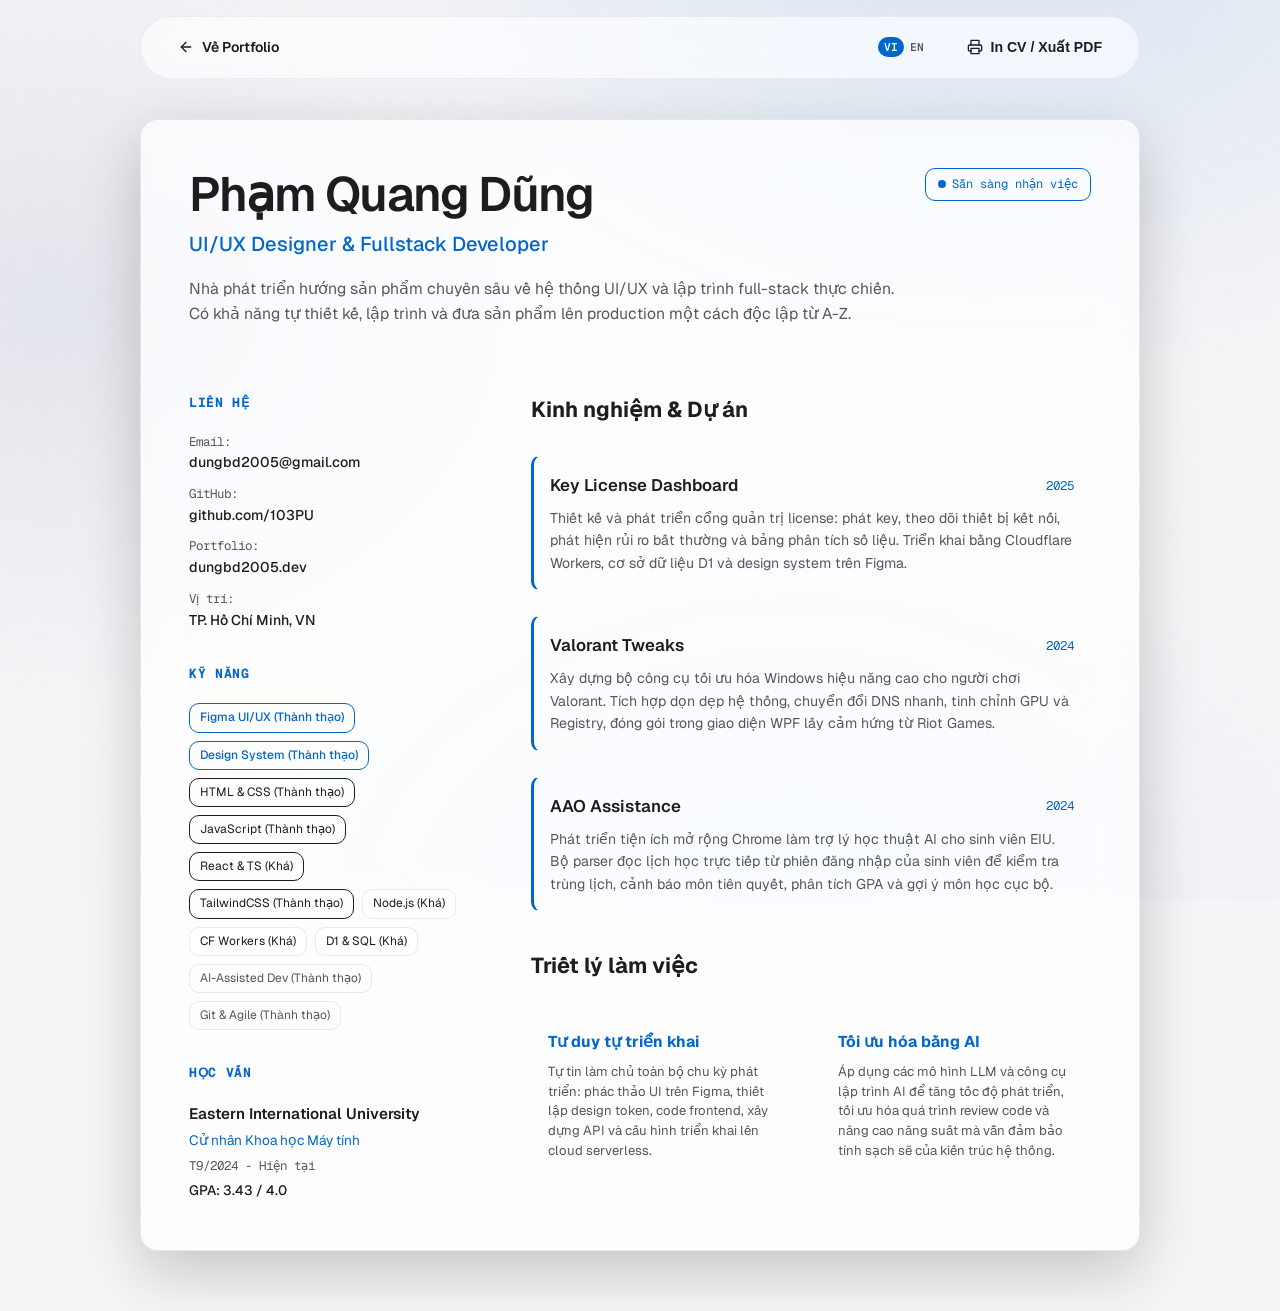
<file: cv.html>
<!DOCTYPE html>
<html lang="vi">
<head>
  <meta charset="UTF-8">
  <meta name="viewport" content="width=device-width, initial-scale=1.0">
  <title>CV | Phạm Quang Dũng</title>
  <meta name="description" content="CV of Phạm Quang Dũng (103_PU) - UI/UX Designer & Fullstack Developer.">
  <link rel="icon" href="assets/favicon.svg" type="image/svg+xml">
  <link rel="preconnect" href="https://fonts.googleapis.com">
  <link rel="preconnect" href="https://fonts.gstatic.com" crossorigin>
  <link rel="stylesheet"
        href="https://fonts.googleapis.com/css2?family=Geist:wght@300;400;500;600;700&amp;family=Geist+Mono:wght@400;500&amp;display=swap">
  <link rel="stylesheet" href="css/cv.css">
</head>
<body>
  <!-- Floating Actions bar (Language toggle + Print CV button) -->
  <div class="cv-actions-bar no-print">
    <div class="container actions-container">
      <a class="btn-back" href="./index.html" aria-label="Về Portfolio">
        <svg viewBox="0 0 24 24" fill="none" stroke="currentColor" stroke-width="2" stroke-linecap="round" stroke-linejoin="round" style="width:16px;height:16px;"><line x1="19" y1="12" x2="5" y2="12"></line><polyline points="12 19 5 12 12 5"></polyline></svg>
        <span data-en="Back to Portfolio" data-vi="Về Portfolio">Về Portfolio</span>
      </a>
      <div class="actions-right">
        <div class="lang-toggle">
          <button class="lang-btn active" data-lang="vi">VI</button>
          <button class="lang-btn" data-lang="en">EN</button>
        </div>
        <button class="btn-print" onclick="window.print()">
          <svg viewBox="0 0 24 24" fill="none" stroke="currentColor" stroke-width="2" stroke-linecap="round" stroke-linejoin="round" style="width:16px;height:16px;"><polyline points="6 9 6 2 18 2 18 9"></polyline><path d="M6 18H4a2 2 0 0 1-2-2v-5a2 2 0 0 1 2-2h16a2 2 0 0 1 2 2v5a2 2 0 0 1-2 2h-2"></path><rect x="6" y="14" width="12" height="8"></rect></svg>
          <span data-en="Print CV" data-vi="In CV / Xuất PDF">In CV / Xuất PDF</span>
        </button>
      </div>
    </div>
  </div>

  <!-- Main CV Container -->
  <main class="cv-wrapper container">
    <div class="glass-panel cv-card">
      <!-- Top Hero Section -->
      <header class="cv-header">
        <div class="header-main">
          <h1 class="gradient-title">Phạm Quang Dũng</h1>
          <h2 data-en="UI/UX Designer & Fullstack Developer" data-vi="UI/UX Designer & Fullstack Developer">UI/UX Designer & Fullstack Developer</h2>
          <p class="summary-text" data-en="A product-focused builder specializing in UI/UX systems and robust full-stack delivery. Proficient in engineering clean web solutions, optimizing workflows, and deploying complete features from conception to staging." data-vi="Nhà phát triển hướng sản phẩm chuyên sâu về hệ thống UI/UX và lập trình full-stack thực chiến. Có khả năng tự thiết kế, lập trình và đưa sản phẩm lên production một cách độc lập từ A-Z.">Nhà phát triển hướng sản phẩm chuyên sâu về hệ thống UI/UX và lập trình full-stack thực chiến. Có khả năng tự thiết kế, lập trình và đưa sản phẩm lên production một cách độc lập từ A-Z.</p>
        </div>
        <div class="header-status">
          <span class="badge-glass availability-badge">
            <span class="availability-dot"></span>
            <span data-en="Available for Work" data-vi="Sẵn sàng nhận việc">Sẵn sàng nhận việc</span>
          </span>
        </div>
      </header>

      <!-- Content Grid -->
      <div class="cv-grid">
        <!-- Sidebar Column -->
        <aside class="cv-sidebar">
          <!-- Contact Info -->
          <section class="sidebar-section">
            <h3 class="section-title-small" data-en="Contact" data-vi="Liên hệ">Liên hệ</h3>
            <ul class="contact-list">
              <li>
                <span class="label">Email:</span>
                <a href="mailto:dungbd2005@gmail.com" class="val">dungbd2005@gmail.com</a>
              </li>
              <li>
                <span class="label">GitHub:</span>
                <a href="https://github.com/103PU" target="_blank" class="val">github.com/103PU</a>
              </li>
              <li>
                <span class="label" data-en="Portfolio:" data-vi="Portfolio:">Portfolio:</span>
                <a href="./index.html" class="val">dungbd2005.dev</a>
              </li>
              <li>
                <span class="label" data-en="Location:" data-vi="Vị trí:">Vị trí:</span>
                <span class="val" data-en="Ho Chi Minh City, VN" data-vi="TP. Hồ Chí Minh, VN">TP. Hồ Chí Minh, VN</span>
              </li>
            </ul>
          </section>

          <!-- Skills tags with colored proficiency -->
          <section class="sidebar-section">
            <h3 class="section-title-small" data-en="Skills" data-vi="Kỹ năng">Kỹ năng</h3>
            <div class="skills-tags-group">
              <span class="tag-glass category-design" data-en="Figma UI/UX (Expert)" data-vi="Figma UI/UX (Thành thạo)">Figma UI/UX (Thành thạo)</span>
              <span class="tag-glass category-design" data-en="Design Systems (Expert)" data-vi="Design System (Thành thạo)">Design System (Thành thạo)</span>
              <span class="tag-glass category-frontend" data-en="HTML & CSS (Expert)" data-vi="HTML & CSS (Thành thạo)">HTML & CSS (Thành thạo)</span>
              <span class="tag-glass category-frontend" data-en="JavaScript (Expert)" data-vi="JavaScript (Thành thạo)">JavaScript (Thành thạo)</span>
              <span class="tag-glass category-frontend" data-en="React & TS (Proficient)" data-vi="React & TS (Khá)">React & TS (Khá)</span>
              <span class="tag-glass category-frontend" data-en="TailwindCSS (Expert)" data-vi="TailwindCSS (Thành thạo)">TailwindCSS (Thành thạo)</span>
              <span class="tag-glass category-backend" data-en="Node.js (Proficient)" data-vi="Node.js (Khá)">Node.js (Khá)</span>
              <span class="tag-glass category-backend" data-en="CF Workers (Proficient)" data-vi="CF Workers (Khá)">CF Workers (Khá)</span>
              <span class="tag-glass category-backend" data-en="D1 & SQL (Proficient)" data-vi="D1 & SQL (Khá)">D1 & SQL (Khá)</span>
              <span class="tag-glass category-ai" data-en="AI-Assisted Dev (Expert)" data-vi="AI-Assisted Dev (Thành thạo)">AI-Assisted Dev (Thành thạo)</span>
              <span class="tag-glass category-ai" data-en="Git & Agile (Expert)" data-vi="Git & Agile (Thành thạo)">Git & Agile (Thành thạo)</span>
            </div>
          </section>

          <!-- Education -->
          <section class="sidebar-section">
            <h3 class="section-title-small" data-en="Education" data-vi="Học vấn">Học vấn</h3>
            <div class="edu-item">
              <h4 class="edu-title">Eastern International University</h4>
              <p class="edu-degree" data-en="B.S. in Computer Science" data-vi="Cử nhân Khoa học Máy tính">Cử nhân Khoa học Máy tính</p>
              <p class="edu-date" data-en="Sep 2024 - Present" data-vi="T9/2024 - Hiện tại">T9/2024 - Hiện tại</p>
              <p class="edu-gpa">GPA: 3.43 / 4.0</p>
            </div>
          </section>
        </aside>

        <!-- Main Work Experience & Projects Column -->
        <div class="cv-main">
          <!-- Experience Statement -->
          <section class="cv-section">
            <h3 class="section-title-medium" data-en="Projects & Experience" data-vi="Kinh nghiệm & Dự án">Kinh nghiệm & Dự án</h3>
            
            <div class="cv-projects-list">
              <!-- Project 1 -->
              <article class="cv-project-card">
                <div class="project-header">
                  <h4 class="project-title">Key License Dashboard</h4>
                  <span class="project-time" data-en="2025" data-vi="2025">2025</span>
                </div>
                <p class="project-desc" data-en="Designed and engineered a full admin portal managing product licenses, featuring key issuance, connected device tracking, anomaly-based risk detection, and analytics dashboards. Implemented with Cloudflare Workers, D1 Database, and Figma design tokens." data-vi="Thiết kế và phát triển cổng quản trị license: phát key, theo dõi thiết bị kết nối, phát hiện rủi ro bất thường và bảng phân tích số liệu. Triển khai bằng Cloudflare Workers, cơ sở dữ liệu D1 và design system trên Figma.">Thiết kế và phát triển cổng quản trị license: phát key, theo dõi thiết bị kết nối, phát hiện rủi ro bất thường và bảng phân tích số liệu. Triển khai bằng Cloudflare Workers, cơ sở dữ liệu D1 và design system trên Figma.</p>
              </article>

              <!-- Project 2 -->
              <article class="cv-project-card">
                <div class="project-header">
                  <h4 class="project-title">Valorant Tweaks</h4>
                  <span class="project-time" data-en="2024" data-vi="2024">2024</span>
                </div>
                <p class="project-desc" data-en="Created a high-performance Windows optimization toolkit for Valorant players. Integrated system optimizers, secure DNS swappers, GPU tweak configurations, and custom Windows Registry modifiers behind a polished, Riot Games-inspired WPF layout." data-vi="Xây dựng bộ công cụ tối ưu hóa Windows hiệu năng cao cho người chơi Valorant. Tích hợp dọn dẹp hệ thống, chuyển đổi DNS nhanh, tinh chỉnh GPU và Registry, đóng gói trong giao diện WPF lấy cảm hứng từ Riot Games.">Xây dựng bộ công cụ tối ưu hóa Windows hiệu năng cao cho người chơi Valorant. Tích hợp dọn dẹp hệ thống, chuyển đổi DNS nhanh, tinh chỉnh GPU và Registry, đóng gói trong giao diện WPF lấy cảm hứng từ Riot Games.</p>
              </article>

              <!-- Project 3 -->
              <article class="cv-project-card">
                <div class="project-header">
                  <h4 class="project-title">AAO Assistance</h4>
                  <span class="project-time" data-en="2024" data-vi="2024">2024</span>
                </div>
                <p class="project-desc" data-en="Developed an AI-integrated Chrome Extension academic assistant for EIU students. Parser reads schedules directly from student portal sessions to run conflict checkers, prerequisite alerts, GPA projections, and course evaluation models locally." data-vi="Phát triển tiện ích mở rộng Chrome làm trợ lý học thuật AI cho sinh viên EIU. Bộ parser đọc lịch học trực tiếp từ phiên đăng nhập của sinh viên để kiểm tra trùng lịch, cảnh báo môn tiên quyết, phân tích GPA và gợi ý môn học cục bộ.">Phát triển tiện ích mở rộng Chrome làm trợ lý học thuật AI cho sinh viên EIU. Bộ parser đọc lịch học trực tiếp từ phiên đăng nhập của sinh viên để kiểm tra trùng lịch, cảnh báo môn tiên quyết, phân tích GPA và gợi ý môn học cục bộ.</p>
              </article>
            </div>
          </section>

          <!-- Core Strengths -->
          <section class="cv-section">
            <h3 class="section-title-medium" data-en="Core Philosophies" data-vi="Triết lý làm việc">Triết lý làm việc</h3>
            <div class="philosophies-grid">
              <div class="philo-item">
                <h4 data-en="Solo Delivery Mindset" data-vi="Tư duy tự triển khai">Tư duy tự triển khai</h4>
                <p data-en="Comfortable owning the entire lifecycle: wireframing interfaces in Figma, styling tokens, coding React/vanilla frontends, constructing APIs, and configuring serverless cloud deploys." data-vi="Tự tin làm chủ toàn bộ chu kỳ phát triển: phác thảo UI trên Figma, thiết lập design token, code frontend, xây dựng API và cấu hình triển khai lên cloud serverless.">Tự tin làm chủ toàn bộ chu kỳ phát triển: phác thảo UI trên Figma, thiết lập design token, code frontend, xây dựng API và cấu hình triển khai lên cloud serverless.</p>
              </div>
              <div class="philo-item">
                <h4 data-en="AI-Assisted Efficiency" data-vi="Tối ưu hóa bằng AI">Tối ưu hóa bằng AI</h4>
                <p data-en="Utilize advanced LLM pair-programming tools and developer agents to accelerate coding operations, optimize review cycles, and scale productivity without compromising architectural clean code." data-vi="Áp dụng các mô hình LLM và công cụ lập trình AI để tăng tốc độ phát triển, tối ưu hóa quá trình review code và nâng cao năng suất mà vẫn đảm bảo tính sạch sẽ của kiến trúc hệ thống.">Áp dụng các mô hình LLM và công cụ lập trình AI để tăng tốc độ phát triển, tối ưu hóa quá trình review code và nâng cao năng suất mà vẫn đảm bảo tính sạch sẽ của kiến trúc hệ thống.</p>
              </div>
            </div>
          </section>
        </div>
      </div>
    </div>
  </main>

  <script src="js/main.js"></script>
</body>
</html>
</file>
<file: css/cv.css>
/* ==========================================================================
   CV page. Same visual language as the homepage: Geist, cold Apple neutrals,
   one locked accent, glass panels over an ambient field. The print block at
   the bottom of this file still strips all of it back to black on white.
   ========================================================================== */

:root {
  --font-display: 'Geist', -apple-system, BlinkMacSystemFont, "Segoe UI", sans-serif;
  --font-body: 'Geist', -apple-system, BlinkMacSystemFont, "Segoe UI", sans-serif;
  --font-mono: 'Geist Mono', ui-monospace, 'SF Mono', monospace;

  color-scheme: dark;

  /* One accent, locked page wide: Apple dark-mode system blue. --secondary and
     --success are kept as names because the markup and the print rules refer
     to them, but they resolve to the same accent so nothing competes. */
  --accent: #0A84FF;
  --accent-rgb: 10, 132, 255;
  --secondary: #0A84FF;
  --secondary-rgb: 10, 132, 255;
  --success: #0A84FF;
  --success-rgb: 10, 132, 255;
  --text-primary: #F5F5F7;
  --text-muted: #A1A1A6;
  --bg-fallback: #0B0B0F;

  --glass-bg: rgb(255 255 255 / 0.06);
  --glass-bg-hover: rgb(255 255 255 / 0.10);
  --glass-border: rgb(255 255 255 / 0.12);
  --glass-border-hover: rgb(255 255 255 / 0.24);
  --glass-blur: blur(24px) saturate(180%) contrast(1.03);

  /* No overshoot. The homepage never bounces; a spring here would read as a
     different site one click away. */
  --spring: cubic-bezier(0.16, 1, 0.30, 1);
  --container: 1000px;
}

@media (prefers-color-scheme: light) {
  :root {
    color-scheme: light;

    --accent: #0066CC;
    --accent-rgb: 0, 102, 204;
    --secondary: #0066CC;
    --secondary-rgb: 0, 102, 204;
    --success: #0066CC;
    --success-rgb: 0, 102, 204;
    --text-primary: #1D1D1F;
    --text-muted: #56565B;
    --bg-fallback: #F5F5F7;
    --glass-bg: rgb(255 255 255 / 0.72);
    --glass-bg-hover: rgb(255 255 255 / 0.86);
    --glass-border: rgb(0 0 0 / 0.08);
    --glass-border-hover: rgb(0 0 0 / 0.16);
  }
}

* {
  box-sizing: border-box;
  margin: 0;
  padding: 0;
}

body {
  font-family: var(--font-body);
  color: var(--text-primary);
  background-color: var(--bg-fallback);
  min-height: 100vh;
  line-height: 1.6;
}

body::before {
  content: "";
  position: fixed;
  inset: 0;
  z-index: -2;
  pointer-events: none;
  background: 
    radial-gradient(70rem 46rem at 78% -8%,  rgb(10 132 255 / 0.16), transparent 62%),
    radial-gradient(52rem 40rem at 4%  34%,  rgb(120 140 175 / 0.10), transparent 62%),
    radial-gradient(60rem 44rem at 62% 104%, rgb(10 132 255 / 0.07), transparent 62%),
    linear-gradient(180deg, #0B0B0F 0%, #0B0B0F 100%);
}

@media (prefers-color-scheme: light) {
  body::before {
    background: 
      radial-gradient(70rem 46rem at 78% -8%,  rgb(0 102 204 / 0.11), transparent 62%),
      radial-gradient(52rem 40rem at 4%  34%,  rgb(120 140 175 / 0.14), transparent 62%),
      radial-gradient(60rem 44rem at 62% 104%, rgb(0 102 204 / 0.06), transparent 62%),
      linear-gradient(180deg, #F5F5F7 0%, #F5F5F7 100%);
  }
}

body::after {
  content: "";
  position: fixed;
  inset: 0;
  z-index: -1;
  pointer-events: none;
  opacity: 0.02;
  background-image: url("data:image/svg+xml,%3Csvg viewBox='0 0 200 200' xmlns='http://www.w3.org/2000/svg'%3E%3Cfilter id='noiseFilter'%3E%3CfeTurbulence type='fractalNoise' baseFrequency='0.65' numOctaves='3' stitchTiles='stitch'/%3E%3C/filter%3E%3Crect width='100%25' height='100%25' filter='url(%23noiseFilter)'/%3E%3C/svg%3E");
}

a {
  color: inherit;
  text-decoration: none;
  transition: all 0.2s var(--spring);
}

.container {
  width: min(calc(100% - 32px), var(--container));
  margin: 0 auto;
}

/* Actions Bar */
.cv-actions-bar {
  padding: 16px 0;
  position: sticky;
  top: 0;
  z-index: 50;
  margin-bottom: 24px;
}

.actions-container {
  display: flex;
  justify-content: space-between;
  align-items: center;
  padding: 10px 20px;
  background: rgba(15, 15, 17, 0.4);
  border: 1px solid rgba(255, 255, 255, 0.08);
  border-radius: 999px;
  backdrop-filter: var(--glass-blur);
  -webkit-backdrop-filter: var(--glass-blur);
  box-shadow: inset 0 1px 0 rgba(255, 255, 255, 0.05);
}

@media (prefers-color-scheme: light) {
  .actions-container {
    background: rgba(255, 255, 255, 0.6);
    border-color: rgba(0, 0, 0, 0.06);
  }
}

.btn-back, .btn-print {
  display: inline-flex;
  align-items: center;
  gap: 8px;
  padding: 8px 16px;
  border-radius: 999px;
  font-size: 0.88rem;
  font-weight: 600;
  cursor: pointer;
  background: rgba(255, 255, 255, 0.06);
  border: 1px solid rgba(255, 255, 255, 0.1);
  color: var(--text-primary);
  transition: all 0.2s var(--spring);
}

.btn-back:hover, .btn-print:hover {
  background: rgba(255, 255, 255, 0.12);
  transform: translateY(-1px);
}

.actions-right {
  display: flex;
  align-items: center;
  gap: 16px;
}

/* Language toggle in CV */
.lang-toggle {
  display: flex;
  background: rgba(255, 255, 255, 0.06);
  border: 1px solid rgba(255, 255, 255, 0.1);
  padding: 3px;
  border-radius: 999px;
}

.lang-btn {
  border: none;
  background: none;
  font-family: var(--font-mono);
  font-size: 0.7rem;
  font-weight: 600;
  padding: 3px 6px;
  border-radius: 999px;
  color: var(--text-muted);
  cursor: pointer;
}

.lang-btn.active {
  background: var(--accent);
  color: #FFF;
}

/* CV Layout */
.cv-wrapper {
  margin-bottom: 60px;
}

.cv-card {
  padding: 48px;
  background: var(--glass-bg);
  border: 1px solid var(--glass-border);
  border-radius: 18px;
  box-shadow: inset 0 1px 0 rgba(255, 255, 255, 0.08), 0 20px 60px rgba(0,0,0,0.2);
  backdrop-filter: var(--glass-blur);
  -webkit-backdrop-filter: var(--glass-blur);
}

.cv-header {
  display: flex;
  justify-content: space-between;
  align-items: flex-start;
  border-bottom: 1px solid rgba(255, 255, 255, 0.1);
  padding-bottom: 32px;
  margin-bottom: 32px;
}

.header-main h1 {
  font-size: clamp(2rem, 4.5vw, 3rem);
  line-height: 1.1;
  /* No gradient fill. The homepage sets the name in flat ink at a tight
     tracking; a gradient here was the one thing that read as a template. */
  letter-spacing: -0.03em;
  font-weight: 600;
  color: var(--text-primary);
  margin-bottom: 8px;
}

.header-main h2 {
  font-size: 1.25rem;
  font-weight: 500;
  color: var(--accent);
  margin-bottom: 16px;
}

.summary-text {
  font-size: 0.98rem;
  max-width: 72ch;
  color: var(--text-muted);
}

.badge-glass {
  font-family: var(--font-mono);
  font-size: 0.75rem;
  padding: 6px 12px;
  border-radius: 10px;
  background: rgba(255, 255, 255, 0.08);
  border: 1px solid rgba(255, 255, 255, 0.12);
  color: var(--text-primary);
  display: inline-flex;
  align-items: center;
  gap: 6px;
  /* The status badge wrapped to two lines and the pill grew a ragged second
     row. It is four words; it stays on one. */
  white-space: nowrap;
}

.availability-badge {
  background: rgb(var(--accent-rgb) / 0.12);
  border-color: rgb(var(--accent-rgb) / 0.28);
  color: var(--success);
}

.availability-dot {
  width: 8px;
  height: 8px;
  background: var(--success);
  border-radius: 50%;
  animation: pulse-green 2s infinite;
}

@keyframes pulse-green {
  0% { transform: scale(0.95); box-shadow: 0 0 0 0 rgb(var(--accent-rgb) / 0.6); }
  70% { transform: scale(1); box-shadow: 0 0 0 8px rgb(var(--accent-rgb) / 0); }
  100% { transform: scale(0.95); box-shadow: 0 0 0 0 rgb(var(--accent-rgb) / 0); }
}

/* CV Grid split */
.cv-grid {
  display: grid;
  grid-template-columns: 0.35fr 0.65fr;
  gap: 40px;
}

.cv-sidebar {
  display: flex;
  flex-direction: column;
  gap: 32px;
  border-right: 1px solid rgba(255, 255, 255, 0.08);
  padding-right: 24px;
}

.sidebar-section {
  display: flex;
  flex-direction: column;
  gap: 12px;
}

.section-title-small {
  font-family: var(--font-mono);
  font-size: 0.82rem;
  color: var(--accent);
  text-transform: uppercase;
  letter-spacing: 0.05em;
  border-bottom: 1px solid rgba(255, 255, 255, 0.06);
  padding-bottom: 6px;
}

.contact-list {
  list-style: none;
  display: flex;
  flex-direction: column;
  gap: 10px;
  font-size: 0.88rem;
}

.contact-list li {
  display: flex;
  flex-direction: column;
}

.contact-list .label {
  color: var(--text-muted);
  font-size: 0.78rem;
  font-family: var(--font-mono);
}

.contact-list .val {
  font-weight: 500;
  word-break: break-all;
}

.contact-list a.val:hover {
  color: var(--accent);
  text-decoration: underline;
}

/* Skills CV Tags */
.skills-tags-group {
  display: flex;
  flex-wrap: wrap;
  gap: 8px;
}

.tag-glass {
  font-size: 0.75rem;
  padding: 4px 10px;
  border-radius: 10px;
  border: 1px solid rgba(255, 255, 255, 0.1);
  background: rgba(255, 255, 255, 0.04);
}

/* Four categories, one hue. Purple / sky / green / pink made twelve tags shout
   at the same volume in four directions. These are four steps down a single
   axis instead, so the row reads as a ranking: lead discipline first, support
   skills last. Print strips all of it to black on white anyway. */
.category-design {
  border-color: rgb(var(--accent-rgb) / 0.34);
  background: rgb(var(--accent-rgb) / 0.14);
  color: var(--accent);
  font-weight: 500;
}

.category-frontend {
  border-color: rgb(var(--accent-rgb) / 0.20);
  background: rgb(var(--accent-rgb) / 0.07);
  color: var(--text-primary);
}

.category-backend {
  border-color: var(--glass-border);
  background: var(--glass-bg);
  color: var(--text-primary);
}

.category-ai {
  border-color: var(--glass-border);
  background: transparent;
  color: var(--text-muted);
}

/* Education in sidebar */
.edu-item {
  display: flex;
  flex-direction: column;
  gap: 4px;
}

.edu-title {
  font-size: 0.95rem;
  font-weight: 600;
}

.edu-degree {
  font-size: 0.85rem;
  color: var(--accent);
}

.edu-date {
  font-size: 0.78rem;
  color: var(--text-muted);
  font-family: var(--font-mono);
}

.edu-gpa {
  font-size: 0.85rem;
  font-weight: 500;
}

/* Main CV column */
.cv-main {
  display: flex;
  flex-direction: column;
  gap: 36px;
}

.cv-section {
  display: flex;
  flex-direction: column;
  gap: 20px;
}

.section-title-medium {
  font-size: 1.35rem;
  border-bottom: 1px solid rgba(255, 255, 255, 0.1);
  padding-bottom: 8px;
}

.cv-projects-list {
  display: flex;
  flex-direction: column;
  gap: 24px;
}

.cv-project-card {
  display: flex;
  flex-direction: column;
  gap: 8px;
  padding: 16px;
  background: rgba(255, 255, 255, 0.03);
  border: 1px solid rgba(255, 255, 255, 0.05);
  border-radius: 10px;
  border-left: 3px solid var(--accent); /* border-left accent */
  transition: all 0.3s var(--spring);
}

.cv-project-card:hover {
  transform: translateX(4px);
  background: rgba(255, 255, 255, 0.06);
  border-color: rgba(255, 255, 255, 0.1);
  border-left-color: var(--accent);
}

.project-header {
  display: flex;
  justify-content: space-between;
  align-items: center;
}

.project-title {
  font-size: 1.05rem;
  font-weight: 600;
}

.project-time {
  font-family: var(--font-mono);
  font-size: 0.78rem;
  color: var(--accent);
}

.project-desc {
  font-size: 0.88rem;
  color: var(--text-muted);
  line-height: 1.6;
}

/* Core philosophies */
.philosophies-grid {
  display: grid;
  grid-template-columns: repeat(2, 1fr);
  gap: 20px;
}

.philo-item {
  display: flex;
  flex-direction: column;
  gap: 8px;
  padding: 16px;
  background: rgba(255, 255, 255, 0.03);
  border: 1px solid rgba(255, 255, 255, 0.05);
  border-radius: 10px;
}

.philo-item h4 {
  font-size: 0.98rem;
  color: var(--accent);
}

.philo-item p {
  font-size: 0.82rem;
  color: var(--text-muted);
  line-height: 1.5;
}

/* Print Utilities & Overrides */
.no-print {
  display: block;
}

@media (max-width: 768px) {
  .cv-card {
    padding: 24px;
  }
  .cv-header {
    flex-direction: column;
    gap: 16px;
  }
  .cv-grid {
    grid-template-columns: 1fr;
    gap: 32px;
  }
  .cv-sidebar {
    border-right: none;
    border-bottom: 1px solid rgba(255, 255, 255, 0.08);
    padding-right: 0;
    padding-bottom: 32px;
  }
  .philosophies-grid {
    grid-template-columns: 1fr;
  }
}

@media (max-width: 640px) {
  /* Three labelled controls do not fit a 350px pill: both buttons wrapped onto
     two lines and the bar grew lumpy. The back arrow drops its label and keeps
     an aria-label; the print label is the one that has to stay readable. */
  .btn-back span { display: none; }
  .btn-back { padding: 8px 10px; }
  .btn-print { padding: 8px 12px; white-space: nowrap; }
  .actions-container { padding: 8px 10px; }
  .actions-right { gap: 10px; }
  .cv-card { padding: 20px; }
  .header-main h1 { font-size: 1.9rem; }
}

/* PRINT MODE OVERRIDES: Keep pure black and white */
@media print {
  .no-print, .cv-actions-bar {
    display: none !important;
  }

  body {
    background: #FFF !important;
    color: #000 !important;
    font-size: 11pt !important;
    line-height: 1.5 !important;
  }

  body::before, body::after {
    display: none !important;
  }

  .container, .cv-wrapper {
    width: 100% !important;
    max-width: 100% !important;
    margin: 0 !important;
    padding: 0 !important;
  }

  .cv-card {
    background: transparent !important;
    border: none !important;
    border-radius: 0 !important;
    box-shadow: none !important;
    padding: 0 !important;
    backdrop-filter: none !important;
    -webkit-backdrop-filter: none !important;
  }

  .cv-header {
    border-bottom: 2px solid #000 !important;
    padding-bottom: 16px !important;
    margin-bottom: 24px !important;
  }

  .header-main h1 {
    color: #000 !important;
    -webkit-text-fill-color: #000 !important;
    background: none !important;
    font-size: 24pt !important;
  }

  .header-main h2 {
    color: #333 !important;
    font-size: 14pt !important;
  }

  .summary-text {
    color: #333 !important;
  }

  .availability-badge, .availability-dot {
    display: none !important;
  }

  .cv-grid {
    grid-template-columns: 0.32fr 0.68fr !important;
    gap: 30px !important;
  }

  .cv-sidebar {
    border-right: 1px solid #CCC !important;
    padding-right: 15px !important;
  }

  .section-title-small {
    color: #000 !important;
    border-bottom: 1px solid #999 !important;
    font-weight: 700 !important;
  }

  .contact-list .label {
    color: #555 !important;
  }

  .contact-list .val {
    color: #000 !important;
  }

  .tag-glass {
    border: 1px solid #666 !important;
    background: transparent !important;
    color: #000 !important;
    padding: 2px 6px !important;
    font-size: 8pt !important;
  }

  .edu-degree {
    color: #333 !important;
  }

  .section-title-medium {
    color: #000 !important;
    border-bottom: 2px solid #000 !important;
    font-weight: 700 !important;
  }

  .cv-project-card {
    background: transparent !important;
    border: 1px solid #CCC !important;
    border-left: 4px solid #000 !important;
    padding: 10px !important;
    page-break-inside: avoid !important;
  }

  .project-time {
    color: #444 !important;
  }

  .project-desc {
    color: #333 !important;
  }

  .philo-item {
    background: transparent !important;
    border: 1px solid #CCC !important;
    padding: 10px !important;
  }

  .philo-item h4 {
    color: #000 !important;
  }

  .philo-item p {
    color: #333 !important;
  }
}
</file>
